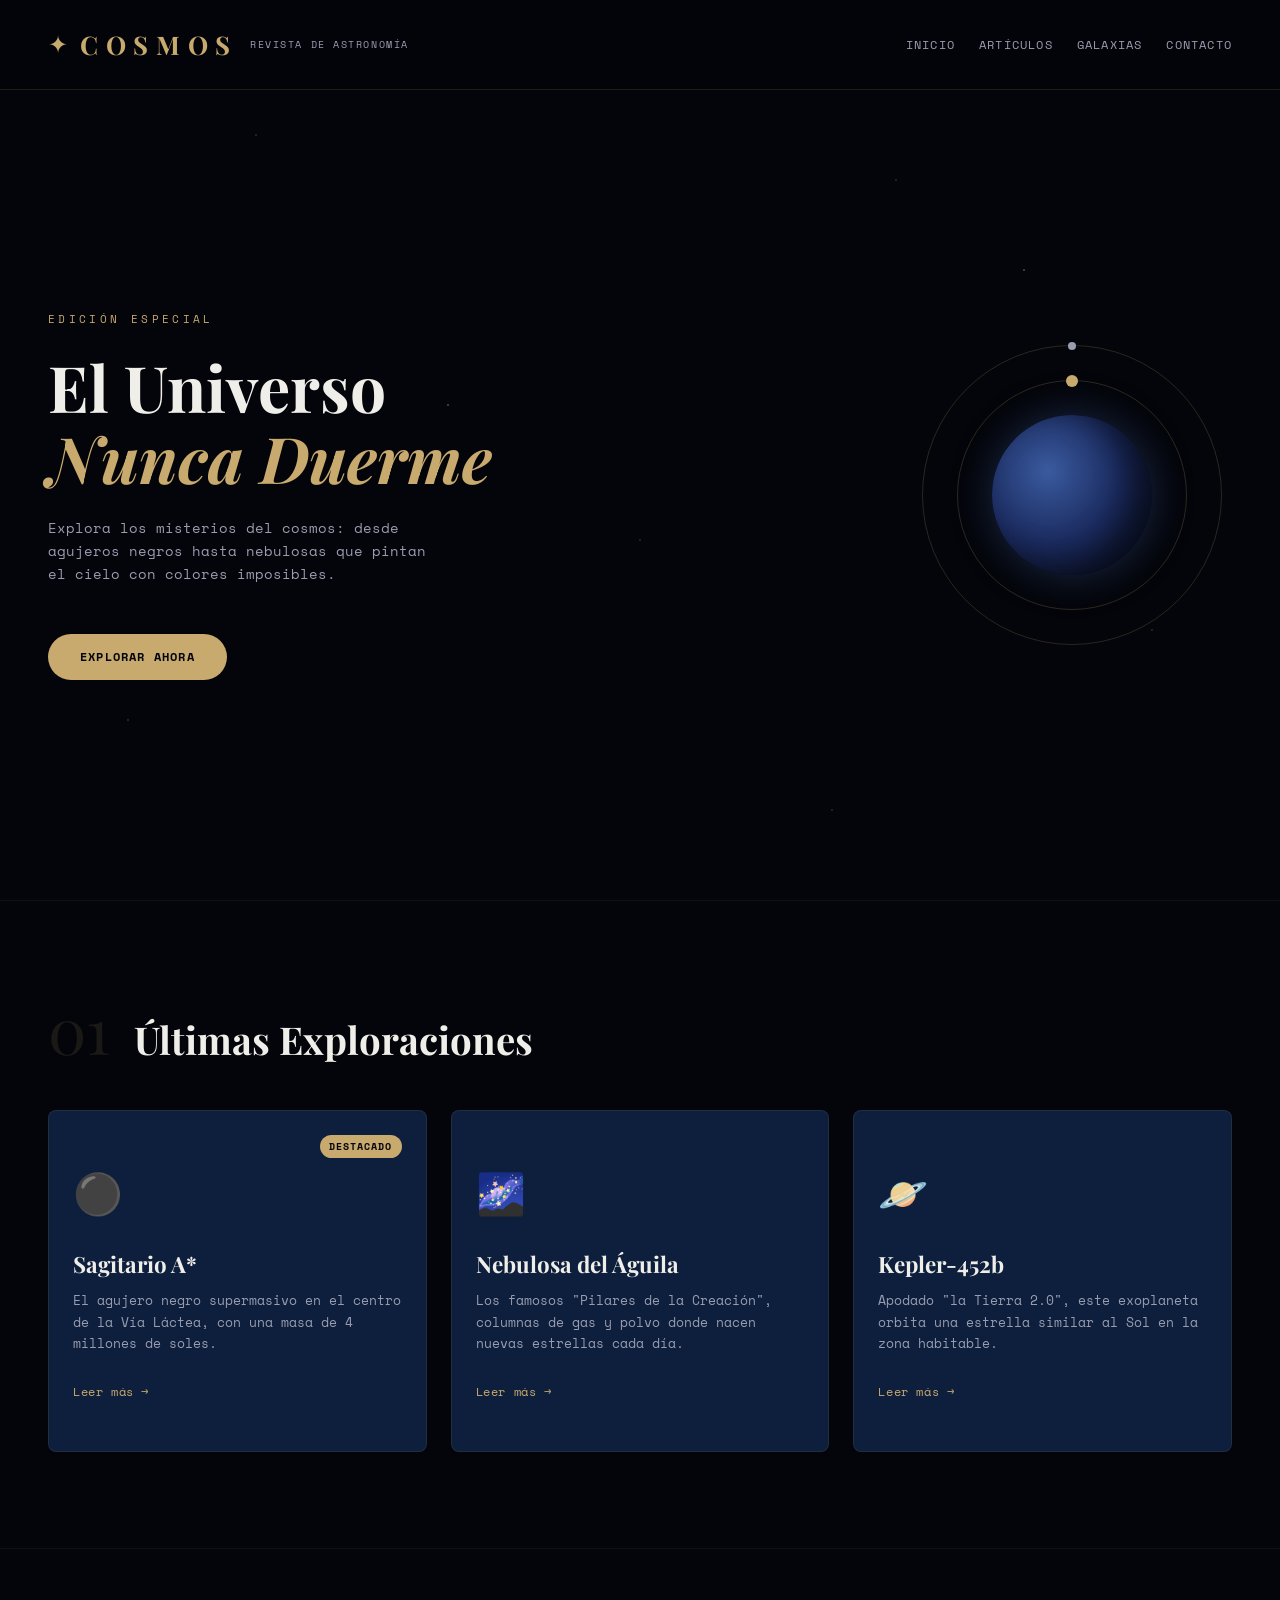
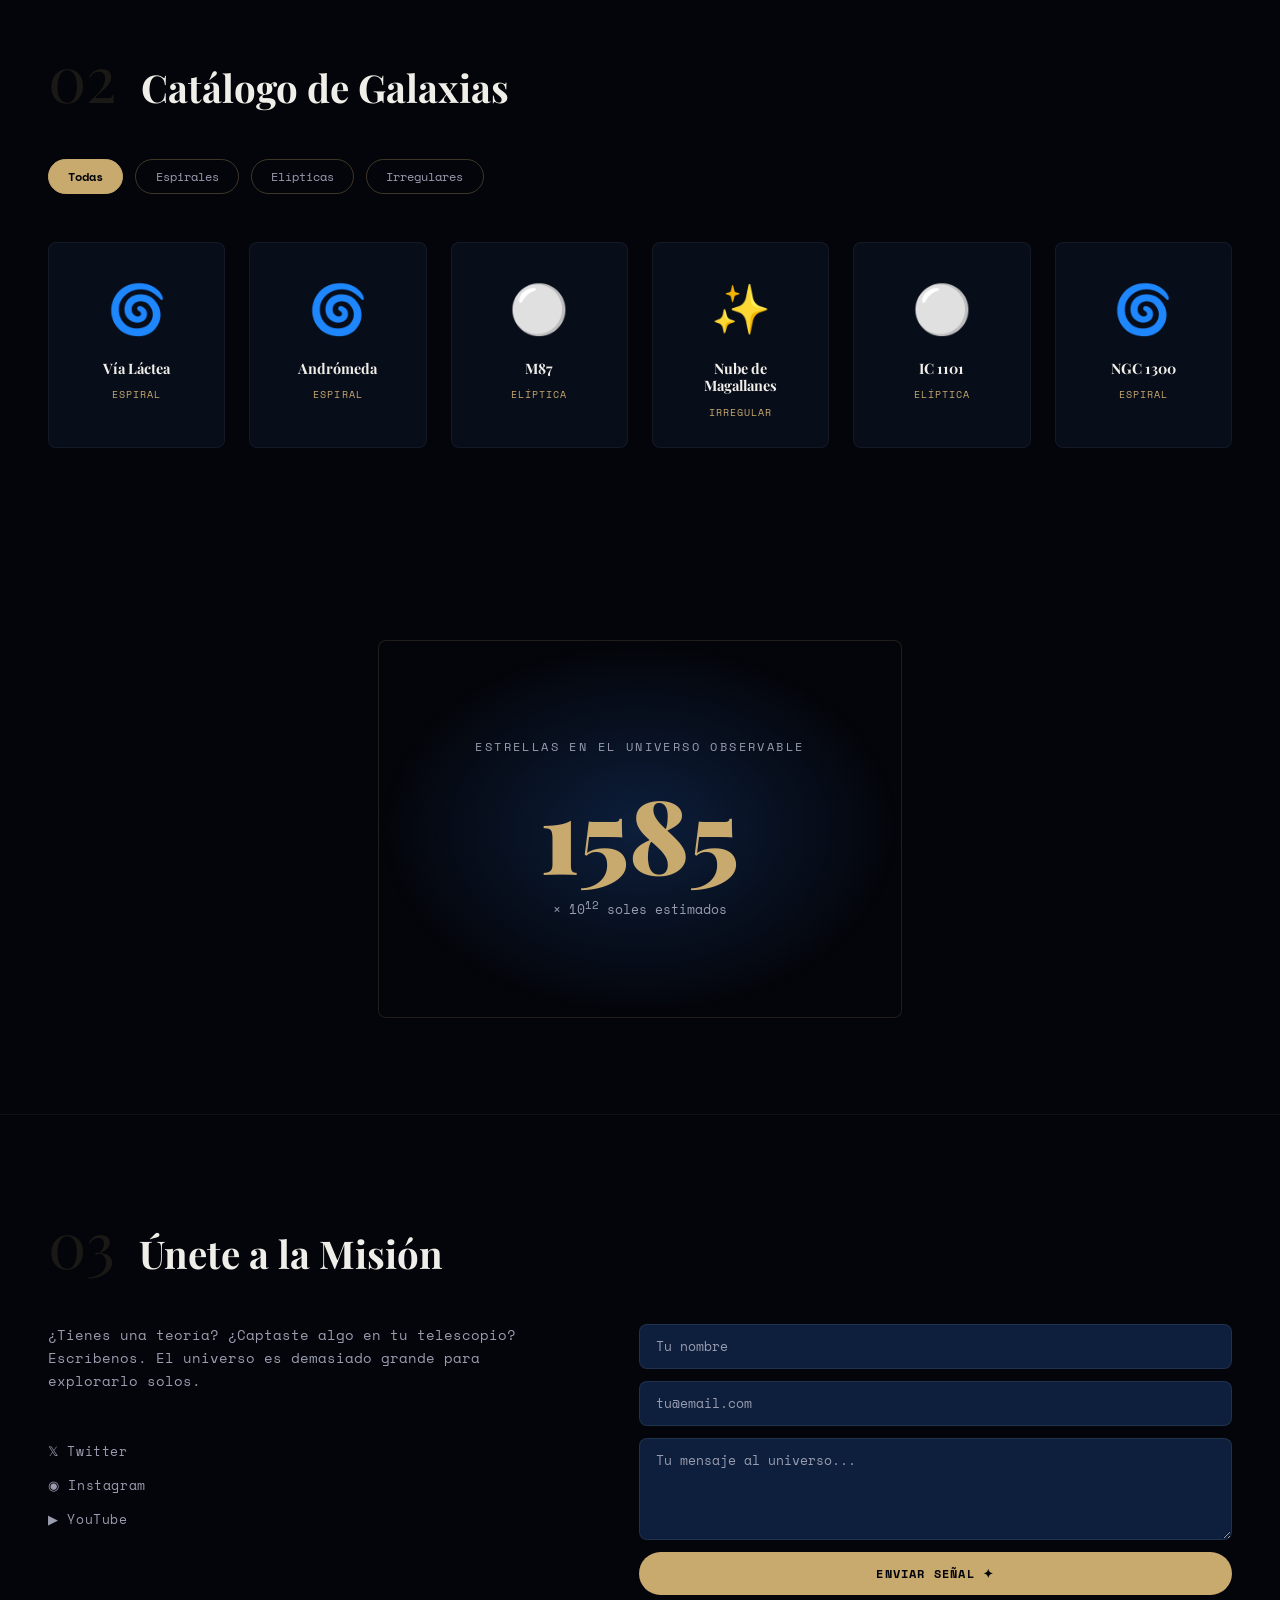
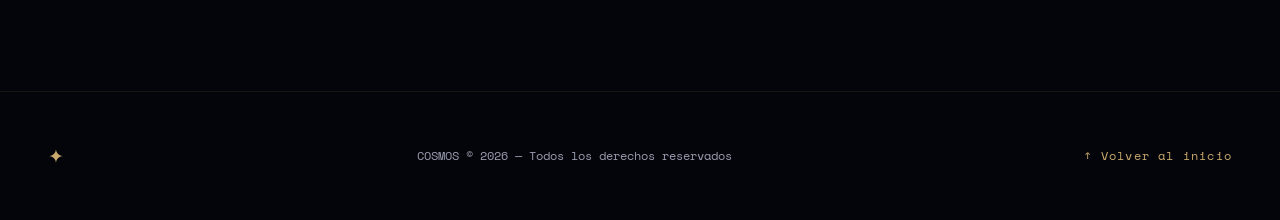
<file: COSMOS/index.html>
<!DOCTYPE html>
<html lang="es">

<head>
  <!-- ==========================================
       HEAD: Todo aquí es para el NAVEGADOR
       El usuario NO ve este contenido directamente
  ========================================== -->
  <meta charset="UTF-8" />
  <meta name="viewport" content="width=device-width, initial-scale=1.0" />
  <title>COSMOS — Revista de Astronomía</title>

  <!-- Vínculo EXTERNO: conectamos un archivo CSS propio -->
  <link rel="stylesheet" href="style.css" />

  <!-- Vínculo EXTERNO: fuente de Google Fonts (recurso externo) -->
  <link
    href="https://fonts.googleapis.com/css2?family=Playfair+Display:wght@400;700;900&family=Space+Mono:wght@400;700&display=swap"
    rel="stylesheet"
  />
</head>

<body>

  <!-- ==========================================
       HEADER: Encabezado principal de la página
       Contiene logo + navegación
  ========================================== -->
  <header id="inicio">

    <div class="logo">
      <span class="logo-symbol">✦</span>
      <h1>COSMOS</h1>
      <p class="tagline">Revista de Astronomía</p>
    </div>

    <!-- NAV: Menú de navegación -->
    <!-- Los href="#id" son vínculos INTERNOS — navegan dentro de la misma página -->
    <nav>
      <ul>
        <li><a href="#inicio">Inicio</a></li>
        <li><a href="#articulos">Artículos</a></li>
        <li><a href="#galaxias">Galaxias</a></li>
        <li><a href="#contacto">Contacto</a></li>
      </ul>
    </nav>

  </header>

  <!-- ==========================================
       MAIN: Contenido principal
       Solo debe haber UN <main> por página
  ========================================== -->
  <main>

    <!-- SECCIÓN HERO: Portada / presentación -->
    <section class="hero">
      <div class="hero-content">
        <p class="hero-label">Edición Especial</p>
        <h2>El Universo<br /><em>Nunca Duerme</em></h2>
        <p class="hero-desc">
          Explora los misterios del cosmos: desde agujeros negros hasta
          nebulosas que pintan el cielo con colores imposibles.
        </p>
        <!-- Vínculo INTERNO: lleva al usuario a la sección #articulos -->
        <a href="#articulos" class="btn-primary">Explorar Ahora</a>
      </div>
      <div class="hero-visual">
        <div class="planet"></div>
        <div class="orbit orbit-1"><span class="moon"></span></div>
        <div class="orbit orbit-2"><span class="moon moon-2"></span></div>
      </div>
    </section>

    <!-- SECCIÓN ARTÍCULOS: Tarjetas de contenido -->
    <!-- El id="articulos" es el destino del vínculo interno del nav -->
    <section id="articulos" class="seccion-articulos">

      <div class="seccion-header">
        <span class="seccion-num">01</span>
        <h2>Últimas Exploraciones</h2>
      </div>

      <div class="grid-articulos">

        <!-- ARTICLE: Unidad de contenido independiente -->
        <article class="card" data-tema="agujeros-negros">
          <div class="card-badge">Destacado</div>
          <div class="card-icon">⚫</div>
          <h3>Sagitario A*</h3>
          <p>El agujero negro supermasivo en el centro de la Vía Láctea,
             con una masa de 4 millones de soles.</p>
          <!-- Vínculo EXTERNO: abre recurso fuera de nuestro sitio -->
          <!-- target="_blank" abre en nueva pestaña -->
          <!-- rel="noopener" es buena práctica de seguridad -->
          <a href="https://es.wikipedia.org/wiki/Sagitario_A*"
             target="_blank"
             rel="noopener"
             class="card-link">Leer más →</a>
        </article>

        <article class="card" data-tema="nebulosas">
          <div class="card-icon">🌌</div>
          <h3>Nebulosa del Águila</h3>
          <p>Los famosos "Pilares de la Creación", columnas de gas y polvo
             donde nacen nuevas estrellas cada día.</p>
          <a href="https://es.wikipedia.org/wiki/Nebulosa_del_%C3%81guila"
             target="_blank"
             rel="noopener"
             class="card-link">Leer más →</a>
        </article>

        <article class="card" data-tema="exoplanetas">
          <div class="card-icon">🪐</div>
          <h3>Kepler-452b</h3>
          <p>Apodado "la Tierra 2.0", este exoplaneta orbita una estrella
             similar al Sol en la zona habitable.</p>
          <a href="https://es.wikipedia.org/wiki/Kepler-452b"
             target="_blank"
             rel="noopener"
             class="card-link">Leer más →</a>
        </article>

      </div>
    </section>

    <!-- SECCIÓN GALAXIAS: Con filtros interactivos (JS) -->
    <section id="galaxias" class="seccion-galaxias">

      <div class="seccion-header">
        <span class="seccion-num">02</span>
        <h2>Catálogo de Galaxias</h2>
      </div>

      <!-- Botones de filtro — controlados por JavaScript -->
      <div class="filtros" id="filtros">
        <button class="filtro-btn activo" data-filtro="todas">Todas</button>
        <button class="filtro-btn" data-filtro="espiral">Espirales</button>
        <button class="filtro-btn" data-filtro="eliptica">Elípticas</button>
        <button class="filtro-btn" data-filtro="irregular">Irregulares</button>
      </div>

      <div class="grid-galaxias" id="grid-galaxias">

        <div class="galaxia-item" data-tipo="espiral">
          <div class="galaxia-img espiral-img">🌀</div>
          <h4>Vía Láctea</h4>
          <span class="tipo-badge">Espiral</span>
        </div>

        <div class="galaxia-item" data-tipo="espiral">
          <div class="galaxia-img espiral-img">🌀</div>
          <h4>Andrómeda</h4>
          <span class="tipo-badge">Espiral</span>
        </div>

        <div class="galaxia-item" data-tipo="eliptica">
          <div class="galaxia-img eliptica-img">⚪</div>
          <h4>M87</h4>
          <span class="tipo-badge">Elíptica</span>
        </div>

        <div class="galaxia-item" data-tipo="irregular">
          <div class="galaxia-img irregular-img">✨</div>
          <h4>Nube de Magallanes</h4>
          <span class="tipo-badge">Irregular</span>
        </div>

        <div class="galaxia-item" data-tipo="eliptica">
          <div class="galaxia-img eliptica-img">⚪</div>
          <h4>IC 1101</h4>
          <span class="tipo-badge">Elíptica</span>
        </div>

        <div class="galaxia-item" data-tipo="espiral">
          <div class="galaxia-img espiral-img">🌀</div>
          <h4>NGC 1300</h4>
          <span class="tipo-badge">Espiral</span>
        </div>

      </div>
    </section>

    <!-- SECCIÓN DATO DEL DÍA: Contador animado -->
    <section class="seccion-datos">
      <div class="dato-card">
        <p class="dato-label">Estrellas en el universo observable</p>
        <div class="contador" id="contador" data-objetivo="200000000000">0</div>
        <p class="dato-unidad">× 10<sup>12</sup> soles estimados</p>
      </div>
    </section>

    <!-- SECCIÓN CONTACTO -->
    <section id="contacto" class="seccion-contacto">

      <div class="seccion-header">
        <span class="seccion-num">03</span>
        <h2>Únete a la Misión</h2>
      </div>

      <div class="contacto-grid">

        <div class="contacto-info">
          <p>¿Tienes una teoría? ¿Captaste algo en tu telescopio?
             Escríbenos. El universo es demasiado grande para explorarlo solos.</p>

          <!-- Vínculos EXTERNOS de redes sociales -->
          <div class="redes">
            <a href="https://x.com" target="_blank" rel="noopener" class="red-link">𝕏 Twitter</a>
            <a href="https://instagram.com" target="_blank" rel="noopener" class="red-link">◉ Instagram</a>
            <a href="https://youtube.com" target="_blank" rel="noopener" class="red-link">▶ YouTube</a>
          </div>
        </div>

        <!-- Formulario de contacto — manejado por JS -->
        <form id="form-contacto" class="form-contacto">
          <input
            type="text"
            id="nombre"
            placeholder="Tu nombre"
            required
          />
          <input
            type="email"
            id="email"
            placeholder="tu@email.com"
            required
          />
          <textarea
            id="mensaje"
            placeholder="Tu mensaje al universo..."
            rows="4"
          ></textarea>
          <button type="submit" class="btn-primary">Enviar Señal ✦</button>
        </form>

      </div>

      <!-- Mensaje de confirmación (oculto por defecto, JS lo muestra) -->
      <div id="confirmacion" class="confirmacion oculto">
        ✦ ¡Señal recibida! Nos contactaremos pronto.
      </div>

    </section>

  </main>

  <!-- ==========================================
       FOOTER: Pie de página
       Cierre del sitio + vínculo de regreso al inicio
  ========================================== -->
  <footer>
    <div class="footer-content">
      <span class="logo-symbol">✦</span>
      <p>COSMOS © 2026 — Todos los derechos reservados</p>
      <!-- Vínculo INTERNO: regresa al inicio -->
      <a href="#inicio" class="footer-link">↑ Volver al inicio</a>
    </div>
  </footer>

  <!-- ==========================================
       SCRIPT: el JS va AL FINAL del body
       Razón: el HTML debe cargarse ANTES que el JS
       para que el JS pueda encontrar los elementos
  ========================================== -->
  <script src="script.js"></script>

</body>
</html>
</file>
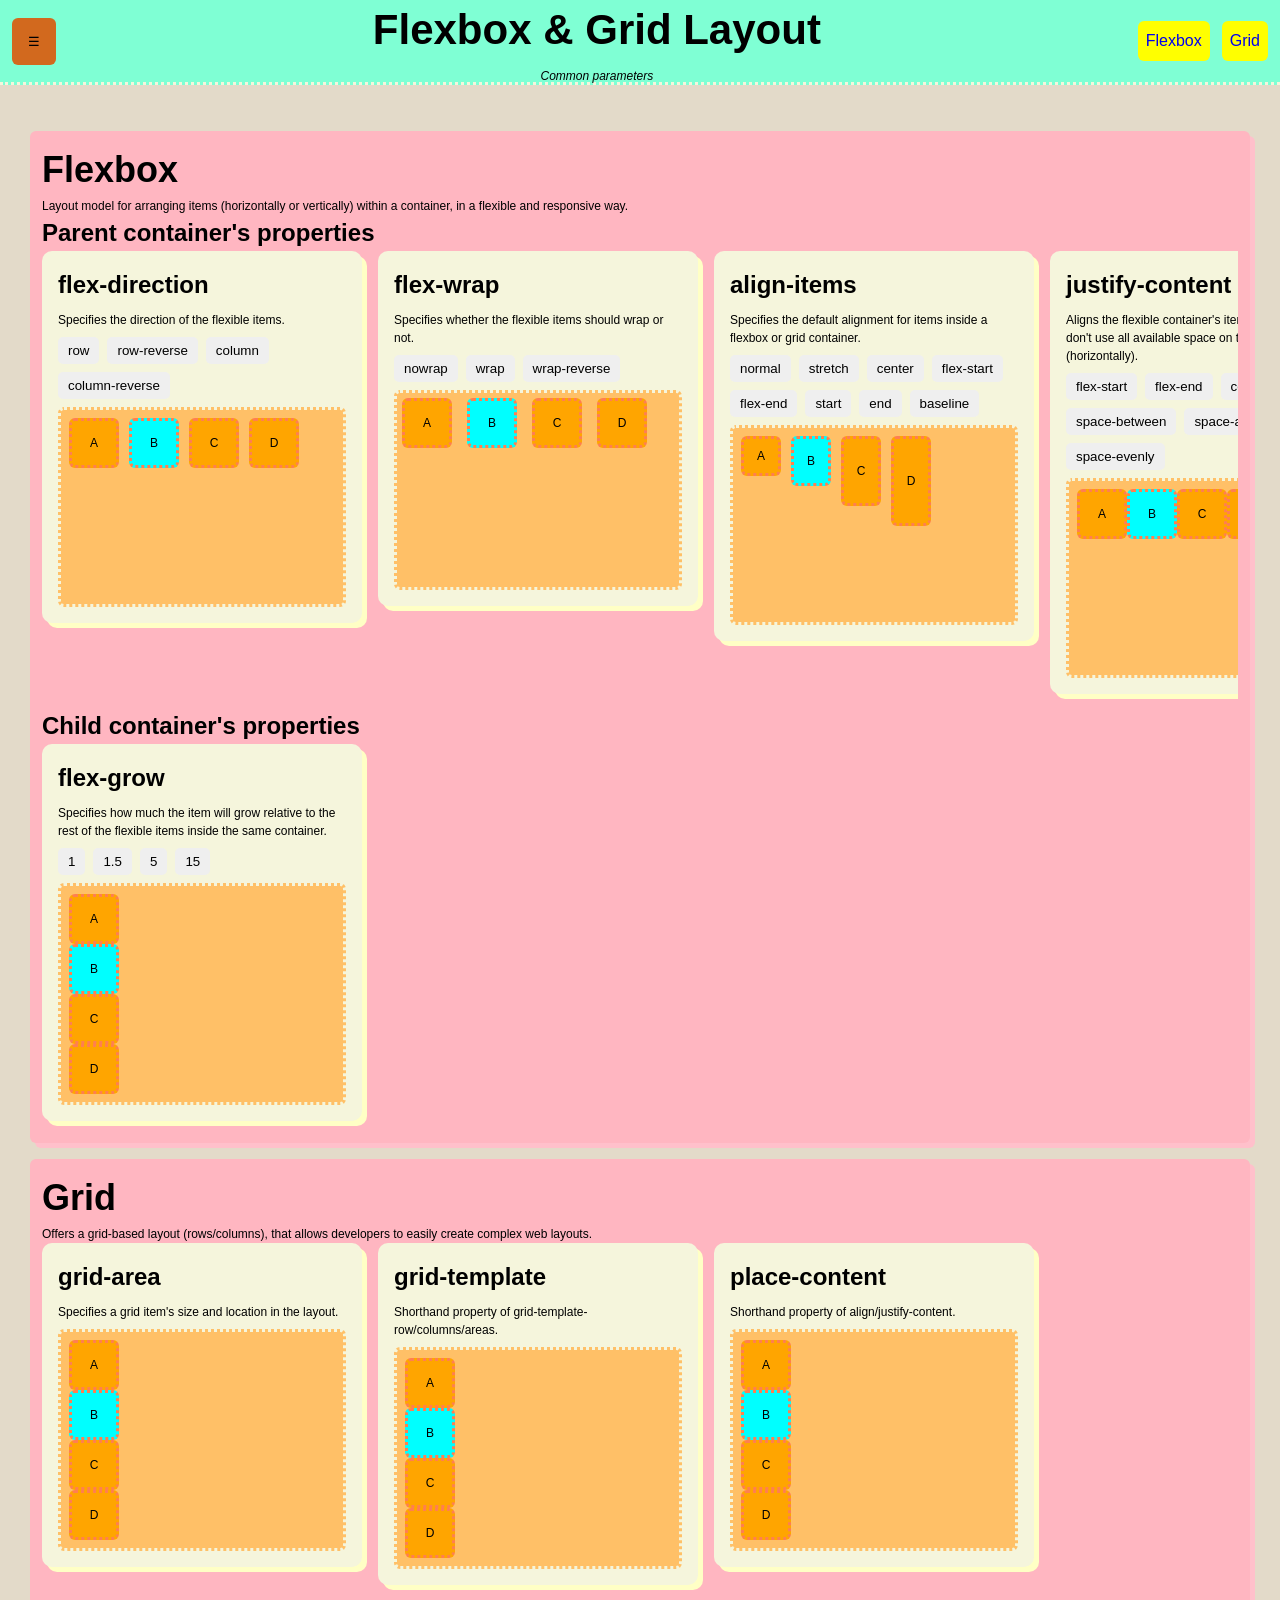
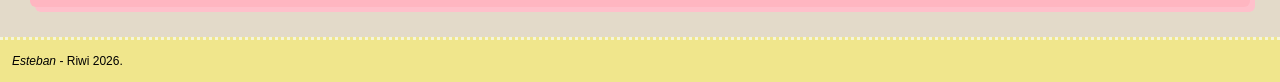
<file: FlexGrid/index.html>
<!DOCTYPE html>
<html lang="en">
<head>
    <meta charset="UTF-8">
    <meta name="viewport" content="width=device-width, initial-scale=1.0">
    <title>CSS Layout</title>
    <link rel="stylesheet" href="styles.css">
</head>
<body>
    <header id="mainHead">
        <button id="sideMenuAccess"> ☰ </button>
        <div class="branding">
            <h1>Flexbox & Grid Layout</h1>
            <p class="subtitle"><em>Common parameters</em></p>
        </div>
        <nav id="navBar">
            <a href="#flexbox">Flexbox</a>
            <a href="#grid">Grid</a>
        </nav>
    </header>
    <div class="layout">
        <aside id="sideMenu">
            <h3>Flexbox</h3>
            <ul>
                <li><a href="#flex-direction">flex-direction</a></li>
                <li><a href="#align-items">align-items</a></li>
                <li><a href="#justify-content">justify-content</a></li>
            </ul>
            <h3>Grid</h3>
            <ul>
                <li><a href="#grid-area">grid-area</a></li>
                <li><a href="#grid-template">grid-template</a></li>
                <li><a href="#place-content">place-content</a></li>
            </ul>
        </aside>
        <div id="overlay"></div>
        <main>
            <section id="flexbox">
                <h2>Flexbox</h2>
                <p>Layout model for arranging items (horizontally or vertically) within a container, in a flexible and responsive way.</p>
                <h3 id="parentContainer">Parent container's properties</h3>
                <!-- Contenedor de los ejemplos-->
                <div class="objectBox"> 
                    <!-- Ejemplo -->
                    <!-- data-property guarda valores para JS-->
                    <article class="itemExample" data-property="flexDirection"> <!-- Utilizar article para crear una unidad de contenido independiente.-->
                        <h3 id="flex-direction">flex-direction</h3>
                        <p>Specifies the direction of the flexible items.</p>
                        <div class="controls">
                            <button>row</button>
                            <button>row-reverse</button>
                            <button>column</button>
                            <button>column-reverse</button>
                        </div>
                        <div class="demoBox demoFlexDirection">
                            <div class="item">A</div>
                            <div class="item">B</div>
                            <div class="item">C</div>
                            <div class="item">D</div>
                        </div>
                    </article>
                    <article class="itemExample" data-property="flexWrap">
                        <h3 id="flex-wrap">flex-wrap</h3>
                        <p>Specifies whether the flexible items should wrap or not.</p>
                        <div class="controls">
                            <button>nowrap</button>
                            <button>wrap</button>
                            <button>wrap-reverse</button>
                        </div>
                        <div class="demoBox demoFlexWrap">
                            <div class="item">A</div>
                            <div class="item">B</div>
                            <div class="item">C</div>
                            <div class="item">D</div>
                        </div>
                    </article>
                    <article class="itemExample" data-property="alignItems">
                        <h3 id="align-items">align-items</h3>
                        <p>Specifies the default alignment for items inside a flexbox or grid container.</p>
                        <div class="controls">
                            <button>normal</button>
                            <button>stretch</button>
                            <button>center</button>
                            <button>flex-start</button>
                            <button>flex-end</button>
                            <button>start</button>
                            <button>end</button>
                            <button>baseline</button>
                        </div>
                        <div class="demoBox demoAlignItems">
                            <div class="item">A</div>
                            <div class="item">B</div>
                            <div class="item">C</div>
                            <div class="item">D</div>
                        </div>
                    </article>
                    <article class="itemExample" data-property="justifyContent">
                        <h3 id="justify-content">justify-content</h3>
                        <p>Aligns the flexible container's items when the items don't use all available space on the X-axis (horizontally).</p>
                        <div class="controls">
                            <button>flex-start</button>
                            <button>flex-end</button>
                            <button>center</button>
                            <button>space-between</button>
                            <button>space-around</button>
                            <button>space-evenly</button>
                        </div>
                        <div class="demoBox demoJustifyContent">
                            <div class="item">A</div>
                            <div class="item">B</div>
                            <div class="item">C</div>
                            <div class="item">D</div>
                        </div>
                    </article>
                    <article class="itemExample" data-property="alignContent">
                        <h3 id="align-content">align-content</h3>
                        <p>Specifies how flex lines are distributed along the cross axis in a flexbox container.</p>
                        <div class="controls">
                            <button>stretch</button>
                            <button>center</button>
                            <button>flex-start</button>
                            <button>flex-end</button>
                            <button>space-between</button>
                            <button>space-around</button>
                            <button>space-evenly</button>
                        </div>
                        <div class="demoBox demoAlignContent">
                            <div class="item">A</div>
                            <div class="item">B</div>
                            <div class="item">C</div>
                            <div class="item">D</div>
                        </div>
                    </article>
                </div>
                <h3 id="childContainer">Child container's properties</h3>
                <div class="objectBox">
                    <article class="itemExample" data-property="flexGrow">
                        <h3 id="flex-grow">flex-grow</h3>
                        <p>Specifies how much the item will grow relative to the rest of the flexible items inside the same container.</p>
                        <div class="controls">
                            <button>1</button>
                            <button>1.5</button>
                            <button>5</button>
                            <button>15</button>
                        </div>
                        <div class="demoBox demoFlexGrow">
                            <div class="item">A</div>
                            <div class="item">B</div>
                            <div class="item">C</div>
                            <div class="item">D</div>
                        </div>
                    </article>
                </div>
            </section>
            <section id="grid">
                <h2>Grid</h2>
                <p>Offers a grid-based layout (rows/columns), that allows developers to easily create complex web layouts.</p>
                <div class="objectBox">
                    <article class="itemExample">
                        <h3 id="grid-area">grid-area</h3>
                        <p>Specifies a grid item's size and location in the layout.</p>
                        <div class="demoBox demoGridArea">
                            <div class="item">A</div>
                            <div class="item">B</div>
                            <div class="item">C</div>
                            <div class="item">D</div>
                        </div>
                    </article>
                    <article class="itemExample">
                        <h3 id="grid-template">grid-template</h3>
                        <p>Shorthand property of grid-template-row/columns/areas.</p>
                        <div class="demoBox demoGridArea">
                            <div class="item">A</div>
                            <div class="item">B</div>
                            <div class="item">C</div>
                            <div class="item">D</div>
                        </div>
                    </article>
                    <article class="itemExample">
                        <h3 id="place-content">place-content</h3>
                        <p>Shorthand property of align/justify-content.</p>
                        <div class="demoBox demoGridArea">
                            <div class="item">A</div>
                            <div class="item">B</div>
                            <div class="item">C</div>
                            <div class="item">D</div>
                        </div>
                    </article>
                </div>
            </section>
        </main>
    </div>
    <footer>
        <p><em>Esteban</em> - Riwi 2026.</p>
    </footer>
    <script src="script.js"></script>
</body>
</html>
</file>
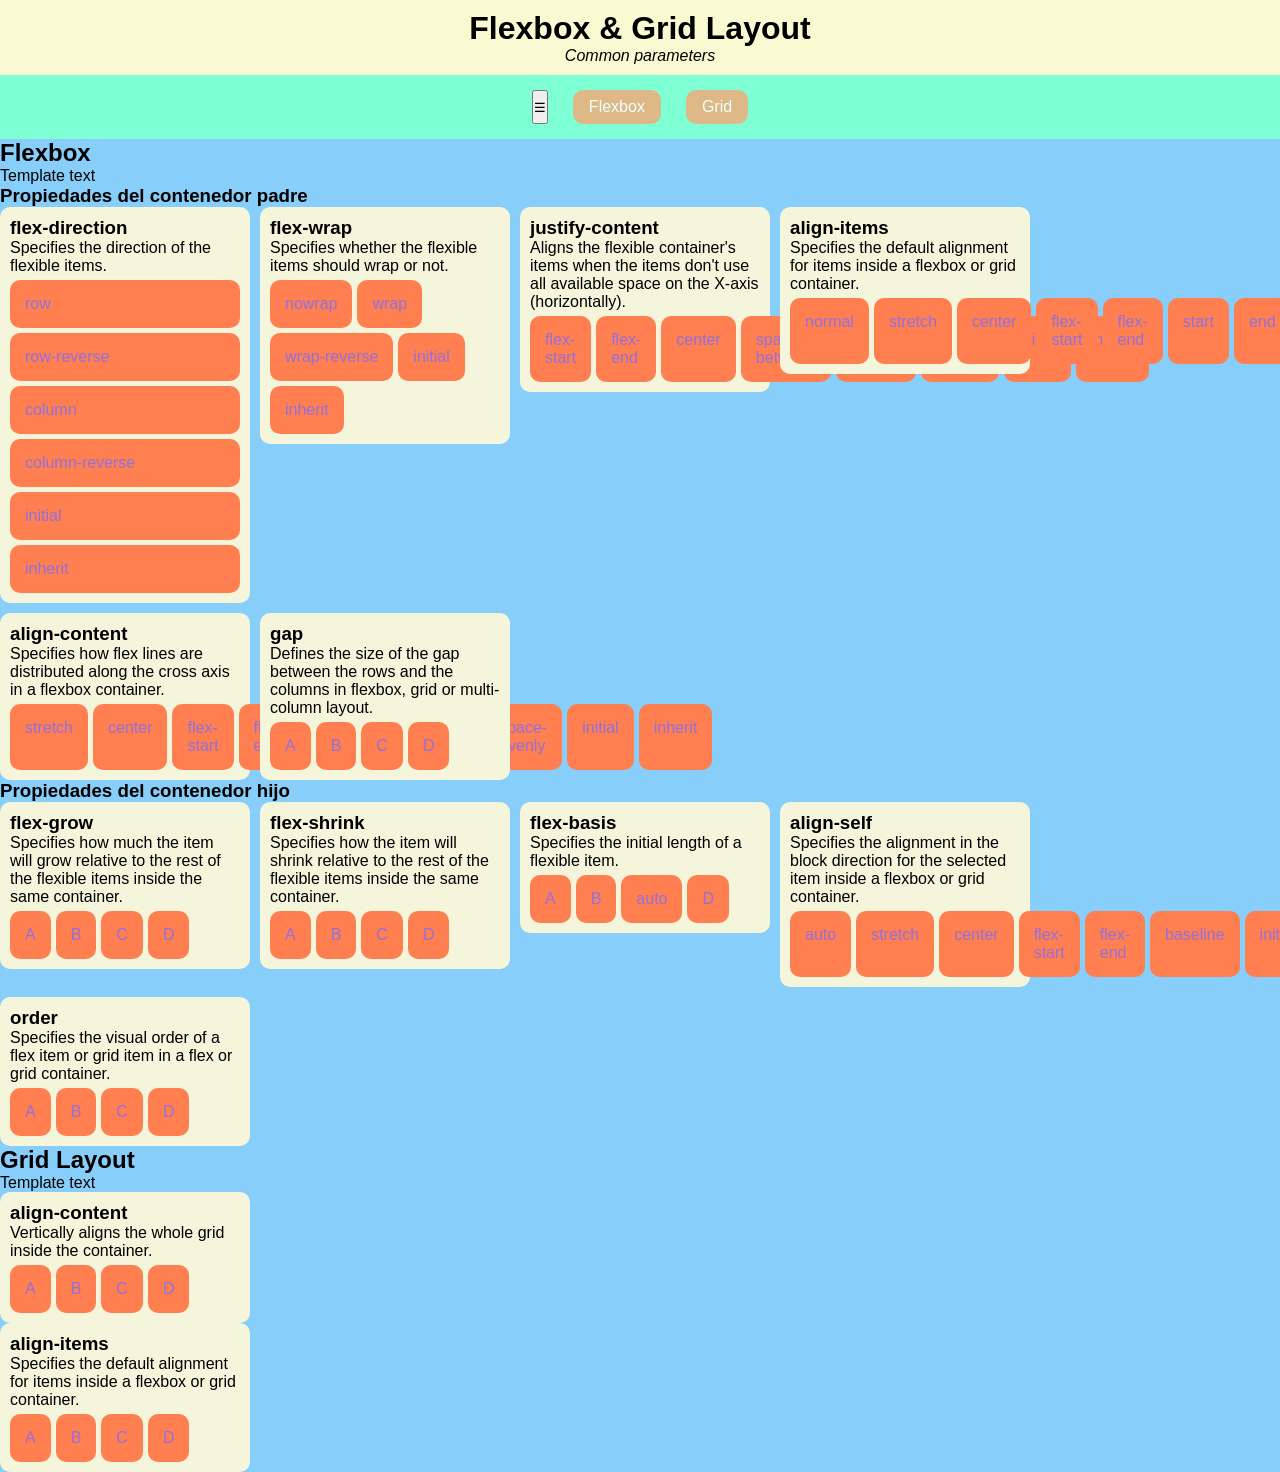
<file: flexbox/flexBoxExcercise.html>
<!DOCTYPE html>
<html lang="en">
<head>
    <meta charset="UTF-8">
    <meta name="viewport" content="width=device-width, initial-scale=1.0">
    <title>Flexbox & Grid Layout</title>
    <link rel="stylesheet" href="flexBoxExcercise.css">
</head>
<body>
    <header id="mainHead">
        <h1>Flexbox & Grid Layout</h1>
        <p><em>Common parameters</em></p>
    </header>
    <nav id="navBar">
        <button id="sideMenuAccess"> ☰ </button>
        <a href="#flexbox">Flexbox</a>
        <a href="#grid">Grid</a>
    </nav>
    <aside id="sideMenu">
        <ul>
            <li>
                <button class="sideOption">Flexbox</button>
                <ul class="content">
                    <li><a href="#contenedorPadre">Contenedor Padre</a></li>
                    <li><a href="#contenedorHijo">Contenedor Hijo</a></li>
                </ul>
            </li>
            <li>
                <button class="sideOption">Grid</button>
                <ul class="content">
                    <li><a href="#gridAlignContent">align-content</a></li>
                    <li><a href="#gridAlignItems">align-items</a></li>
                </ul>
            </li>
        </ul>
    </aside>
    <div id="overlay"></div>
    <main>
        <section id="flexbox">
            <h2>Flexbox</h2>
            <p>Template text</p>
            <h3 id="contenedorPadre">Propiedades del contenedor padre</h3>
            <!-- Contenedor de los ejemplos-->
            <div class="objectBox"> 
                <!-- Ejemplo -->
                <div class="itemExample">
                    <h3>flex-direction</h3>
                    <p>Specifies the direction of the flexible items.</p>
                    <div class="demoBox" id="demoFlexDirection">
                        <div class="item">row</div>
                        <div class="item">row-reverse</div>
                        <div class="item">column</div>
                        <div class="item">column-reverse</div>
                        <div class="item">initial</div>
                        <div class="item">inherit</div>
                    </div>
                </div>
                <div class="itemExample">
                    <h3>flex-wrap</h3>
                    <p>Specifies whether the flexible items should wrap or not.</p>
                    <div class="demoBox" id="demoFlexWrap">
                        <div class="item">nowrap</div>
                        <div class="item">wrap</div>
                        <div class="item">wrap-reverse</div>
                        <div class="item">initial</div>
                        <div class="item">inherit</div>
                    </div>
                </div>
                <div class="itemExample">
                    <h3>justify-content</h3>
                    <p>Aligns the flexible container's items when the items don't use all available space on the X-axis (horizontally).</p>
                    <div class="demoBox" id="demoJustifyContent">
                        <div class="item">flex-start</div>
                        <div class="item">flex-end</div>
                        <div class="item">center</div>
                        <div class="item">space-between</div>
                        <div class="item">space-around</div>
                        <div class="item">space-evenly</div>
                        <div class="item">initial</div>
                        <div class="item">inherit</div>
                    </div>
                </div>
                <div class="itemExample">
                    <h3>align-items</h3>
                    <p>Specifies the default alignment for items inside a flexbox or grid container.</p>
                    <div class="demoBox" id="demoAlignItems">
                        <div class="item">normal</div>
                        <div class="item">stretch</div>
                        <div class="item">center</div>
                        <div class="item">flex-start</div>
                        <div class="item">flex-end</div>
                        <div class="item">start</div>
                        <div class="item">end</div>
                        <div class="item">baseline</div>
                        <div class="item">initial</div>
                        <div class="item">inherit</div>
                    </div>
                </div>
                <div class="itemExample">
                    <h3>align-content</h3>
                    <p>Specifies how flex lines are distributed along the cross axis in a flexbox container.</p>
                    <div class="demoBox" id="demoAlignContent">
                        <div class="item">stretch</div>
                        <div class="item">center</div>
                        <div class="item">flex-start</div>
                        <div class="item">flex-end</div>
                        <div class="item">space-between</div>
                        <div class="item">space-around</div>
                        <div class="item">space-evenly</div>
                        <div class="item">initial</div>
                        <div class="item">inherit</div>
                    </div>
                </div>
                <div class="itemExample">
                    <h3>gap</h3>
                    <p>Defines the size of the gap between the rows and the columns in flexbox, grid or multi-column layout.</p>
                    <div class="demoBox" id="demoGap">
                        <div class="item">A</div>
                        <div class="item">B</div>
                        <div class="item">C</div>
                        <div class="item">D</div>
                    </div>
                </div>
            </div>
            <h3 id="contenedorHijo">Propiedades del contenedor hijo</h3>
            <div class="objectBox">
                <div class="itemExample">
                    <h3>flex-grow</h3>
                    <p>Specifies how much the item will grow relative to the rest of the flexible items inside the same container.</p>
                    <div class="demoBox" id="demoFlexGrow">
                        <div class="item">A</div>
                        <div class="item">B</div>
                        <div class="item">C</div>
                        <div class="item">D</div>
                    </div>
                </div>
                <div class="itemExample">
                    <h3>flex-shrink</h3>
                    <p>Specifies how the item will shrink relative to the rest of the flexible items inside the same container.</p>
                    <div class="demoBox" id="demoFlexShrink">
                        <div class="item">A</div>
                        <div class="item">B</div>
                        <div class="item">C</div>
                        <div class="item">D</div>
                    </div>
                </div>
                <div class="itemExample">
                    <h3>flex-basis</h3>
                    <p>Specifies the initial length of a flexible item.</p>
                    <div class="demoBox" id="demoFlexBasis">
                        <div class="item">A</div>
                        <div class="item">B</div>
                        <div class="item">auto</div>
                        <div class="item">D</div>
                    </div>
                </div>
                <div class="itemExample">
                    <h3>align-self</h3>
                    <p>Specifies the alignment in the block direction for the selected item inside a flexbox or grid container.</p>
                    <div class="demoBox" id="demoAlignSelf">
                        <div class="item">auto</div>
                        <div class="item">stretch</div>
                        <div class="item">center</div>
                        <div class="item">flex-start</div>
                        <div class="item">flex-end</div>
                        <div class="item">baseline</div>
                        <div class="item">initial</div>
                        <div class="item">inherit</div>
                    </div>
                </div>
                <div class="itemExample">
                    <h3>order</h3>
                    <p>Specifies the visual order of a flex item or grid item in a flex or grid container.</p>
                    <div class="demoBox" id="demoOrder">
                        <div class="item">A</div>
                        <div class="item">B</div>
                        <div class="item">C</div>
                        <div class="item">D</div>
                    </div>
                </div>
            </div>
        </section>
        <section id="grid">
            <h2>Grid Layout</h2>
            <p>Template text</p>
            <div class="itemExample">
                    <h3 id="gridAlignContent">align-content</h3>
                    <p>Vertically aligns the whole grid inside the container.</p>
                    <div class="demoBox" id="demoOrder">
                        <div class="item">A</div>
                        <div class="item">B</div>
                        <div class="item">C</div>
                        <div class="item">D</div>
                    </div>
                </div>
            <div class="itemExample">
                    <h3 id="gridAlignItems">align-items</h3>
                    <p>Specifies the default alignment for items inside a flexbox or grid container.</p>
                    <div class="demoBox" id="demoOrder">
                        <div class="item">A</div>
                        <div class="item">B</div>
                        <div class="item">C</div>
                        <div class="item">D</div>
                    </div>
                </div>
        </section>
    </main>
    <script src="flexBoxExcercise.js"></script>
</body>
</html>
</file>
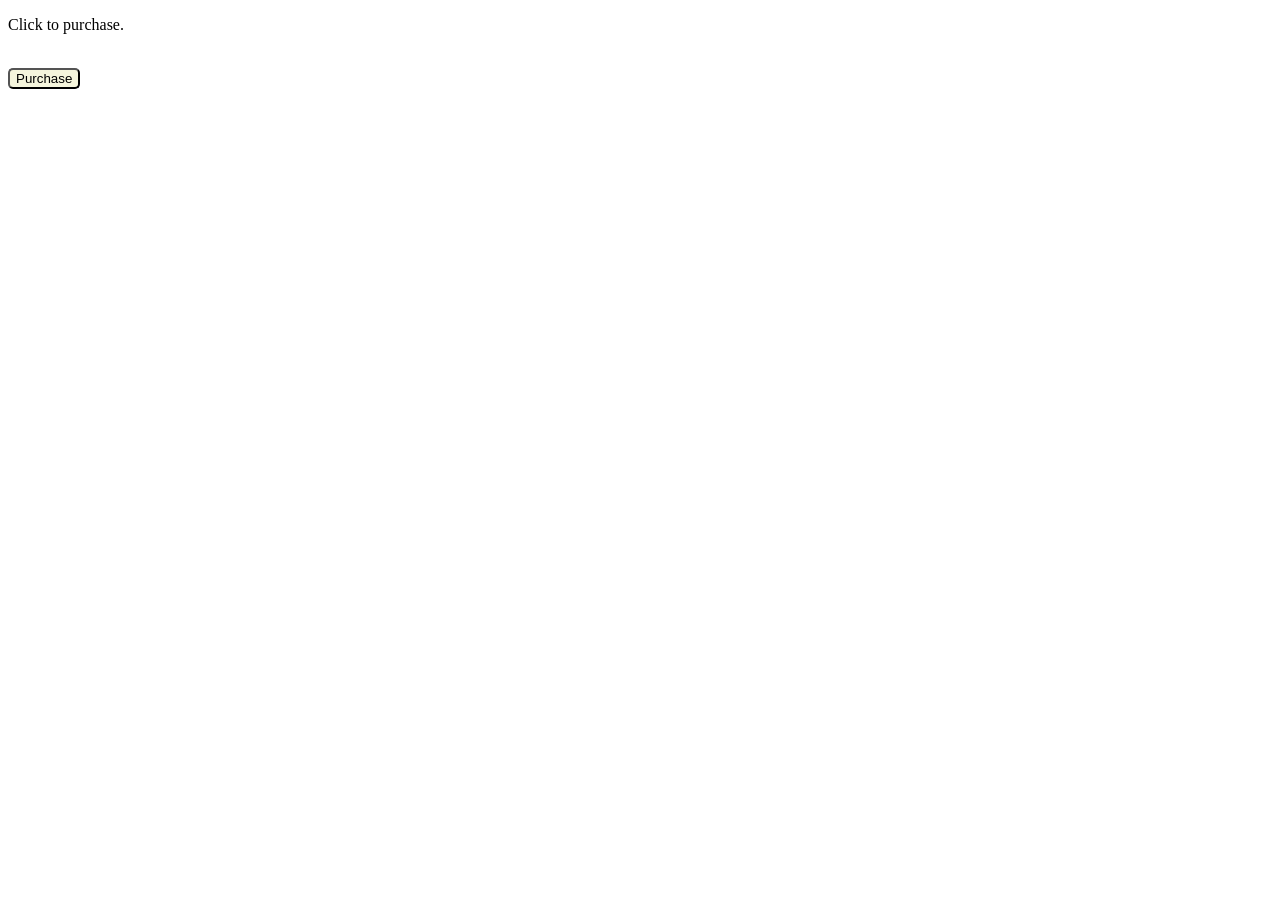
<file: Practice/compra.html>
<!DOCTYPE html>
<html lang="en">
<head>
    <meta charset="UTF-8">
    <meta name="viewport" content="width=device-width, initial-scale=1.0">
    <title>Purchase</title>
    <link rel="stylesheet" href="compra.css">
</head>
<body>
    <p id="phrase">Click to purchase.</p><br>
    <button id="purchase">Purchase</button>
    <script src="compra.js"></script>
</body>
</html>
</file>
<file: COSMOS/style.css>
/* ================================================
   COSMOS — Revista de Astronomía | style.css
   
   ESTRUCTURA DEL ARCHIVO:
   1. Variables (tokens de diseño)
   2. Reset y base
   3. Header y navegación
   4. Secciones de contenido
   5. Componentes (cards, botones, badges)
   6. Animaciones
   7. Footer
   ================================================ */


/* ================================================
   1. VARIABLES CSS
   Definidas en :root = disponibles en TODO el archivo
   Se acceden con var(--nombre-variable)
   ================================================ */
:root {
  /* Colores */
  --negro:        #04050a;
  --azul-oscuro:  #080d1a;
  --azul-medio:   #0d1f3c;
  --acento:       #c8a96e;   /* Dorado cósmico */
  --acento-glow:  rgba(200, 169, 110, 0.25);
  --blanco:       #f0eee8;
  --gris-texto:   #9a9db0;

  /* Tipografía */
  --fuente-titulo: 'Playfair Display', serif;
  --fuente-cuerpo: 'Space Mono', monospace;

  /* Espaciado */
  --espacio-s:  0.75rem;   /* ~12px */
  --espacio-m:  1.5rem;    /* ~24px */
  --espacio-l:  3rem;      /* ~48px */
  --espacio-xl: 6rem;      /* ~96px */

  /* Bordes */
  --radio:       8px;
  --radio-pill:  100px;
}


/* ================================================
   2. RESET Y BASE
   Normalizamos comportamientos del navegador
   ================================================ */
*, *::before, *::after {
  box-sizing: border-box;   /* El padding no aumenta el tamaño del elemento */
  margin: 0;
  padding: 0;
}

html {
  scroll-behavior: smooth;  /* Desplazamiento suave en vínculos internos */
}

body {
  background-color: var(--negro);
  color: var(--blanco);
  font-family: var(--fuente-cuerpo);
  font-size: 0.9rem;
  line-height: 1.7;
  overflow-x: hidden;       /* Evita scroll horizontal indeseado */
}

/* Fondo estrellado animado */
body::before {
  content: '';
  position: fixed;          /* Fijo: se queda quieto al hacer scroll */
  inset: 0;                 /* top, right, bottom, left = 0 */
  background-image:
    radial-gradient(1px 1px at 20% 15%, white 0%, transparent 100%),
    radial-gradient(1px 1px at 50% 60%, white 0%, transparent 100%),
    radial-gradient(1.5px 1.5px at 80% 30%, white 0%, transparent 100%),
    radial-gradient(1px 1px at 10% 80%, white 0%, transparent 100%),
    radial-gradient(1px 1px at 65% 90%, white 0%, transparent 100%),
    radial-gradient(1.5px 1.5px at 35% 45%, white 0%, transparent 100%),
    radial-gradient(1px 1px at 90% 70%, white 0%, transparent 100%),
    radial-gradient(1px 1px at 70% 20%, white 0%, transparent 100%);
  opacity: 0.4;
  pointer-events: none;     /* Las estrellas no "bloquean" los clics */
  z-index: 0;
}

/* Todos los contenedores van sobre el fondo */
header {
  position: relative;
  z-index: 2;
}

main, footer {
  position: relative;
  z-index: 1;
}

h1, h2, h3, h4 {
  font-family: var(--fuente-titulo);
  line-height: 1.2;
}

a {
  color: inherit;
  text-decoration: none;
}

ul {
  list-style: none;
}


/* ================================================
   3. HEADER Y NAVEGACIÓN
   position: sticky → se queda visible al hacer scroll
   ================================================ */
header {
  display: flex;              /* Hijos en fila */
  align-items: center;        /* Centra verticalmente */
  justify-content: space-between; /* Logo a la izq, nav a la der */
  padding: var(--espacio-m) var(--espacio-l);
  border-bottom: 1px solid rgba(200, 169, 110, 0.15);
  position: sticky;
  top: 0;
  background-color: rgba(4, 5, 10, 0.85);
  backdrop-filter: blur(12px); /* Efecto cristal */
}

.logo {
  display: flex;
  align-items: center;
  gap: var(--espacio-s);
}

.logo-symbol {
  color: var(--acento);
  font-size: 1.5rem;
  animation: rotar 12s linear infinite;
}

.logo h1 {
  font-size: 1.6rem;
  letter-spacing: 0.3em;
  color: var(--acento);
}

.tagline {
  font-size: 0.65rem;
  color: var(--gris-texto);
  letter-spacing: 0.15em;
  text-transform: uppercase;
}

nav ul {
  display: flex;
  gap: var(--espacio-m);
}

nav a {
  font-size: 0.75rem;
  letter-spacing: 0.1em;
  text-transform: uppercase;
  color: var(--gris-texto);
  padding: 0.4rem 0;
  border-bottom: 1px solid transparent; /* Invisible pero reserva espacio */
  transition: all 0.3s ease;            /* Transición suave en hover */
}

/* Pseudoclase :hover → aplica cuando el cursor está encima */
nav a:hover {
  color: var(--acento);
  border-bottom-color: var(--acento);
}


/* ================================================
   4. SECCIONES DE CONTENIDO
   ================================================ */

/* --- HERO --- */
.hero {
  display: flex;
  align-items: center;
  justify-content: space-between;
  min-height: 90vh;           /* Al menos 90% de la altura de la ventana */
  padding: var(--espacio-xl) var(--espacio-l);
  gap: var(--espacio-l);
}

.hero-content {
  max-width: 540px;
}

.hero-label {
  font-size: 0.7rem;
  letter-spacing: 0.3em;
  text-transform: uppercase;
  color: var(--acento);
  margin-bottom: var(--espacio-m);
}

.hero-content h2 {
  font-size: clamp(2.5rem, 5vw, 4.5rem); /* Tamaño fluido según la pantalla */
  line-height: 1.1;
  margin-bottom: var(--espacio-m);
}

.hero-content em {
  font-style: italic;
  color: var(--acento);
}

.hero-desc {
  color: var(--gris-texto);
  font-size: 0.85rem;
  margin-bottom: var(--espacio-l);
  max-width: 400px;
}

/* Planeta animado en el hero */
.hero-visual {
  position: relative;
  width: 320px;
  height: 320px;
  flex-shrink: 0;
}

.planet {
  width: 160px;
  height: 160px;
  background: radial-gradient(circle at 35% 35%,
    #3a5a9e 0%, #1a2a5e 50%, #080d20 100%);
  border-radius: 50%;
  position: absolute;
  top: 50%;
  left: 50%;
  transform: translate(-50%, -50%);
  box-shadow:
    0 0 40px rgba(58, 90, 158, 0.4),
    inset -20px -10px 30px rgba(0,0,0,0.5);
}

.orbit {
  position: absolute;
  border-radius: 50%;
  border: 1px solid rgba(200, 169, 110, 0.2);
  top: 50%;
  left: 50%;
  transform: translate(-50%, -50%);
  animation: orbitar linear infinite;
}

.orbit-1 {
  width: 230px;
  height: 230px;
  animation-duration: 8s;
}

.orbit-2 {
  width: 300px;
  height: 300px;
  animation-duration: 14s;
  animation-direction: reverse;
}

.moon {
  position: absolute;
  width: 12px;
  height: 12px;
  background: var(--acento);
  border-radius: 50%;
  top: -6px;
  left: 50%;
  transform: translateX(-50%);
}

.moon-2 {
  width: 8px;
  height: 8px;
  background: var(--gris-texto);
  top: -4px;
}


/* --- SECCIONES GENERALES --- */
.seccion-articulos,
.seccion-galaxias,
.seccion-contacto {
  padding: var(--espacio-xl) var(--espacio-l);
  border-top: 1px solid rgba(255,255,255,0.05);
}

.seccion-header {
  display: flex;
  align-items: baseline;
  gap: var(--espacio-m);
  margin-bottom: var(--espacio-l);
}

.seccion-num {
  font-size: 4rem;
  font-family: var(--fuente-titulo);
  color: rgba(200, 169, 110, 0.12);
  line-height: 1;
  user-select: none;   /* No se puede seleccionar con el cursor */
}

.seccion-header h2 {
  font-size: clamp(1.8rem, 3vw, 2.5rem);
}


/* ================================================
   5. COMPONENTES
   ================================================ */

/* --- BOTÓN PRIMARIO --- */
.btn-primary {
  display: inline-block;
  padding: 0.8rem 2rem;
  background: var(--acento);
  color: var(--negro);
  font-family: var(--fuente-cuerpo);
  font-size: 0.75rem;
  font-weight: 700;
  letter-spacing: 0.1em;
  text-transform: uppercase;
  border-radius: var(--radio-pill);
  border: none;
  cursor: pointer;
  transition: all 0.3s ease;
}

.btn-primary:hover {
  background: var(--blanco);
  transform: translateY(-2px);
  box-shadow: 0 8px 24px var(--acento-glow);
}


/* --- CARDS DE ARTÍCULOS --- */
.grid-articulos {
  display: grid;
  grid-template-columns: repeat(auto-fit, minmax(280px, 1fr));
  gap: var(--espacio-m);
}

.card {
  background: var(--azul-medio);
  border: 1px solid rgba(200, 169, 110, 0.1);
  border-radius: var(--radio);
  padding: var(--espacio-l) var(--espacio-m);
  position: relative;
  overflow: hidden;
  transition: transform 0.3s ease, box-shadow 0.3s ease;
}

/* Línea decorativa superior */
.card::before {
  content: '';
  position: absolute;
  top: 0;
  left: 0;
  right: 0;
  height: 2px;
  background: linear-gradient(90deg, var(--acento), transparent);
  transform: scaleX(0);           /* Empieza invisible */
  transform-origin: left;
  transition: transform 0.4s ease;
}

.card:hover {
  transform: translateY(-6px);
  box-shadow: 0 16px 40px rgba(0,0,0,0.4);
}

.card:hover::before {
  transform: scaleX(1);           /* Aparece en hover */
}

.card-badge {
  position: absolute;
  top: var(--espacio-m);
  right: var(--espacio-m);
  background: var(--acento);
  color: var(--negro);
  font-size: 0.6rem;
  font-weight: 700;
  padding: 0.2rem 0.6rem;
  border-radius: var(--radio-pill);
  letter-spacing: 0.1em;
  text-transform: uppercase;
}

.card-icon {
  font-size: 2.5rem;
  margin-bottom: var(--espacio-m);
}

.card h3 {
  font-size: 1.4rem;
  margin-bottom: var(--espacio-s);
  color: var(--blanco);
}

.card p {
  color: var(--gris-texto);
  font-size: 0.8rem;
  margin-bottom: var(--espacio-m);
}

.card-link {
  font-size: 0.75rem;
  color: var(--acento);
  letter-spacing: 0.05em;
  transition: letter-spacing 0.2s ease;
}

.card-link:hover {
  letter-spacing: 0.15em;
}


/* --- GALAXIAS Y FILTROS --- */
.filtros {
  display: flex;
  gap: var(--espacio-s);
  margin-bottom: var(--espacio-l);
  flex-wrap: wrap;
}

.filtro-btn {
  padding: 0.5rem 1.2rem;
  background: transparent;
  border: 1px solid rgba(200, 169, 110, 0.3);
  border-radius: var(--radio-pill);
  color: var(--gris-texto);
  font-family: var(--fuente-cuerpo);
  font-size: 0.75rem;
  cursor: pointer;
  transition: all 0.25s ease;
}

.filtro-btn:hover,
.filtro-btn.activo {
  background: var(--acento);
  border-color: var(--acento);
  color: var(--negro);
  font-weight: 700;
}

.grid-galaxias {
  display: grid;
  grid-template-columns: repeat(auto-fill, minmax(160px, 1fr));
  gap: var(--espacio-m);
}

.galaxia-item {
  background: var(--azul-oscuro);
  border: 1px solid rgba(255,255,255,0.05);
  border-radius: var(--radio);
  padding: var(--espacio-m);
  text-align: center;
  cursor: pointer;
  transition: all 0.3s ease;
}

.galaxia-item:hover {
  border-color: var(--acento);
  transform: scale(1.04);
}

/* Clase usada por JS para ocultar galaxias filtradas */
.galaxia-item.oculto {
  display: none;
}

.galaxia-img {
  font-size: 3rem;
  margin-bottom: var(--espacio-s);
}

.galaxia-item h4 {
  font-size: 0.9rem;
  margin-bottom: 0.25rem;
}

.tipo-badge {
  font-size: 0.65rem;
  color: var(--acento);
  letter-spacing: 0.1em;
  text-transform: uppercase;
}


/* --- CONTADOR ANIMADO --- */
.seccion-datos {
  padding: var(--espacio-xl) var(--espacio-l);
  display: flex;
  justify-content: center;
}

.dato-card {
  text-align: center;
  padding: var(--espacio-xl) var(--espacio-xl);
  border: 1px solid rgba(200, 169, 110, 0.15);
  border-radius: var(--radio);
  background: radial-gradient(ellipse at center, var(--azul-medio) 0%, transparent 70%);
}

.dato-label {
  font-size: 0.75rem;
  letter-spacing: 0.2em;
  text-transform: uppercase;
  color: var(--gris-texto);
  margin-bottom: var(--espacio-m);
}

.contador {
  font-family: var(--fuente-titulo);
  font-size: clamp(3rem, 8vw, 7rem);
  font-weight: 900;
  color: var(--acento);
  line-height: 1;
  margin-bottom: var(--espacio-s);
}

.dato-unidad {
  color: var(--gris-texto);
  font-size: 0.8rem;
}


/* --- CONTACTO --- */
.contacto-grid {
  display: grid;
  grid-template-columns: 1fr 1.2fr;
  gap: var(--espacio-xl);
  align-items: start;
}

.contacto-info p {
  color: var(--gris-texto);
  margin-bottom: var(--espacio-l);
  font-size: 0.85rem;
}

.redes {
  display: flex;
  flex-direction: column;
  gap: var(--espacio-s);
}

.red-link {
  font-size: 0.8rem;
  color: var(--gris-texto);
  transition: color 0.2s ease;
  letter-spacing: 0.05em;
}

.red-link:hover {
  color: var(--acento);
}

.form-contacto {
  display: flex;
  flex-direction: column;
  gap: var(--espacio-s);
}

.form-contacto input,
.form-contacto textarea {
  background: var(--azul-medio);
  border: 1px solid rgba(255,255,255,0.08);
  border-radius: var(--radio);
  padding: 0.75rem 1rem;
  color: var(--blanco);
  font-family: var(--fuente-cuerpo);
  font-size: 0.8rem;
  transition: border-color 0.2s ease;
  resize: vertical;      /* Solo redimensionable verticalmente */
}

.form-contacto input::placeholder,
.form-contacto textarea::placeholder {
  color: var(--gris-texto);
}

/* Pseudoclase :focus → cuando el campo está seleccionado */
.form-contacto input:focus,
.form-contacto textarea:focus {
  outline: none;
  border-color: var(--acento);
}

.confirmacion {
  margin-top: var(--espacio-m);
  padding: var(--espacio-m);
  background: rgba(200, 169, 110, 0.1);
  border: 1px solid var(--acento);
  border-radius: var(--radio);
  color: var(--acento);
  text-align: center;
  font-size: 0.85rem;
  letter-spacing: 0.05em;
}

/* Clase utilitaria — usada por JS para mostrar/ocultar */
.oculto {
  display: none;
}


/* ================================================
   6. ANIMACIONES (@keyframes)
   Define los "fotogramas" de la animación
   ================================================ */
@keyframes rotar {
  from { transform: rotate(0deg); }
  to   { transform: rotate(360deg); }
}

@keyframes orbitar {
  from { transform: translate(-50%, -50%) rotate(0deg); }
  to   { transform: translate(-50%, -50%) rotate(360deg); }
}

@keyframes aparecer {
  from {
    opacity: 0;
    transform: translateY(20px);
  }
  to {
    opacity: 1;
    transform: translateY(0);
  }
}


/* ================================================
   7. FOOTER
   ================================================ */
footer {
  border-top: 1px solid rgba(200, 169, 110, 0.1);
  padding: var(--espacio-l);
}

.footer-content {
  display: flex;
  align-items: center;
  justify-content: space-between;
  flex-wrap: wrap;
  gap: var(--espacio-m);
}

.footer-content .logo-symbol {
  color: var(--acento);
  font-size: 1.2rem;
  animation: rotar 12s linear infinite;
}

.footer-content p {
  color: var(--gris-texto);
  font-size: 0.75rem;
}

.footer-link {
  font-size: 0.75rem;
  color: var(--acento);
  letter-spacing: 0.1em;
  transition: letter-spacing 0.2s ease;
}

.footer-link:hover {
  letter-spacing: 0.2em;
}
</file>
<file: FlexGrid/styles.css>
*{
    margin: 0;
    padding: 0;
    box-sizing: border-box;
}

:root{
    --mini: 6px; 
    --small: 8px;
    --medium: 12px;
    --normal: 16px;
    --section: 24px;
    --wide: 36px; 
    --huge: 42px;
}

h1{
    font-size: var(--huge);
} 

h2{
    font-size: var(--wide);
}

h3{
    font-size: var(--section);
}

p{
    font-size: var(--medium);
}

body{
    font-family: 'Trebuchet MS', 'Lucida Sans Unicode', 'Lucida Grande', 'Lucida Sans', Arial, sans-serif;
    font-size: var(--normal);
    line-height: 1.5; /* Define el espacio vertical entre lineas de texto.*/
    min-height: 100vh; /* 1vh representa el 1% de la pantalla visible del navegador.*/
    background-color: #e3dac9;
    display: flex;
    flex-direction: column;
    overflow-x: hidden;
}

#mainHead{
    top: 0;
    height: 85px;
    display: flex;
    padding: var(--medium);
    justify-content: space-between;
    align-items: center;
    background-color: aquamarine;
    border-bottom: dotted beige;
    position: sticky;
    z-index: 100;    
}

#sideMenuAccess{
    border: none;
    background-color: chocolate;
    font-size: small;
    cursor: pointer; /* Cambia el mouse al colocarse encima */
    padding: var(--normal);
    border-radius: var(--mini);
}

.branding{
    display: flex;
    flex-direction: column;
    align-items: center;
    gap: var(--mini);
}

#navBar{
    display: flex;
    gap: var(--medium);
}

#navBar a{
    text-decoration: none;
    background-color: yellow;
    border-radius: var(--mini);
    padding: 8px 8px;
}

/* Funciona solo cuando el mouse está encima. */
#navBar a:hover{
    text-shadow: 3px 3px 5px black; /* Requiere 4 parámetros (desp hor, desp ver, desenfoque, color sombra) */
    background-color: lightseagreen;
}

#sideMenu{
    width: 200px;
    background-color: #ff474c;
    border-right: dotted beige;
    padding: var(--normal);
    overflow-y: auto;
    overflow-x: hidden;
    position: fixed;
    top: 85px;
    left: -220px;   /* oculto */
    height: calc(100vh - 85px);
    transition: left 0.3s ease;
    z-index: 1000;
}

#sideMenu.show{
    left: 0;
}

#sideMenu ul{
    list-style: none;
}

#sideMenu a{
    text-decoration: none;
    color: black;
    font-size: var(--medium);
}

#sideMenu a:hover{
    background-color: cyan;
    border-radius: 5px;
    padding: 5px;
}

#overlay{
    position:fixed;
    inset:0;
    background:rgba(0,0,0,.3);
    display:none;
    z-index:150;
}

#overlay.active{
    display:block;
}

.layout{
    display: grid;
    grid-template-columns: 1fr; /* Hace que la segunda columna ocupe el espacio disponible */
    flex: 1; /* Fuerza el item a repartir el espacio equitativamente. */
    width: 100%;
}

main{
    padding: 30px;
    min-width: 0;
    width: 100%;
}

section{
    margin-top: var(--normal);
    background-color: lightpink;
    box-shadow: 5px 5px pink;
    padding: var(--medium);
    border-radius: var(--mini);
}

.objectBox{
    display:flex;
    gap:16px;
    overflow-x:auto; /* Scroll interno, no externo */
    overflow-y:hidden;
    width:100%; /* Ocupa solo el ancho del padre */
    max-width:100%; /* Nunca se expande más que la pantalla */
    padding-bottom: 10px;
    scroll-snap-type:x mandatory;
}

/* Esconde la barra de deslizamiento */
.objectBox::-webkit-scrollbar{
    display: none;
}

.itemExample{
    background-color: beige;
    box-shadow: 5px 5px #ffffc5;
    border-radius: 10px;
    padding: var(--normal);
    height: fit-content;
    width: 320px;
    flex: 0 0 320px;
    display: flex;
    flex-direction: column;
    gap: var(--small);
    flex-shrink:0; /* Cada tarjeta conserva tamaño real */
    scroll-snap-align:start; /* Cada tarjeta es un punto de anclaje del slider */
}

/* Configuracion para moviles */
@media (max-width:768px){
    .layout{
        grid-template-columns:1fr;
    }
    #sideMenu{
        position:fixed;
        top:85px;
        left:-220px;
        width:200px;
        height:calc(100vh - 85px);
        transition:left .3s ease;
        z-index:1000;
    }
    #sideMenu.show{
        left:0;
    }
    #overlay{
        position:fixed;
        inset:0;
        background:rgba(0,0,0,.4);
        display:none;
        z-index:900;
    }
    #overlay.active{
        display:block;
    }
}

.itemExample h3{
    font-weight: 1250;
}

.controls{
    display: flex;
    flex-wrap: wrap;
    gap: 8px;
}

.controls button{
    cursor: pointer;
    padding: 6px 10px;
    border: none;
    border-radius: 5px;
}

.demoBox{
    background-color: #ffc067;
    border: dotted beige;
    border-radius: var(--mini);
    padding: var(--small);
    min-height: 200px;
}

.item{
    background-color: orange; 
    border-radius: var(--mini);
    padding: var(--mini);
    border: dotted coral;
    font-size: var(--medium);
    height: 50px;
    width: 50px;
    min-width: 40px;
    min-height: 40px;
    display: flex;
    justify-content: center;
    align-items: center;
}

.item:nth-child(2){
    background-color: aqua;
}

.demoFlexDirection{
    display: flex;
    flex-direction: row;
    gap: 10px;
    min-height: 200px;
}

.demoFlexWrap{
    display: flex;
    width: 100%;
    padding: 5px;
    gap: 15px;
}

.demoAlignItems{
    display: flex;  
    gap: 10px;
    height: 200px;
}

.demoAlignItems .item{
    padding: 0;
    width: 40px;
}

/* 'nth-child' selecciona un elemento basado en su posición dentro de un grupo de hermanos. */
.demoAlignItems .item:nth-child(1){ height:30px; }
.demoAlignItems .item:nth-child(2){ height:50px; }
.demoAlignItems .item:nth-child(3){ height:70px; }
.demoAlignItems .item:nth-child(4){ height:90px; }

.demoJustifyContent{
    display: flex;
    gap: 0;
    height: 200px;
    justify-content: flex-start;
}

footer{
    background-color:khaki;
    padding: var(--medium);
    border-top: dotted beige;
}
</file>
<file: flexbox/flexBoxExcercise.css>
*{
    margin: 0;
    padding: 0;
    box-sizing: border-box;
}

body{
    font-family: 'Lucida Sans', 'Lucida Sans Regular', 'Lucida Grande', 'Lucida Sans Unicode', Geneva, Verdana, sans-serif;
    background-color: lightskyblue;
}

#mainHead{
    background-color: lightgoldenrodyellow;
    text-align: center;
    padding: 10px;
}

#navBar{
    display: flex;
    justify-content: center;
    flex-direction: row;
    gap: 25px;
    padding: 15px;
    background-color: aquamarine;
    
}

#navBar a{
    text-decoration: none;
    color: azure;
    padding: 8px 16px;
    background-color: burlywood;
    border-radius: 10px;
}

/* Funciona solo cuando el mouse está encima. */
#navBar a:hover{
    text-transform: uppercase;
    text-shadow: 3px 3px 5px red; /* Requiere 4 parámetros (desp hor, desp ver, desenfoque, color sombra) */
    background-color: lightseagreen;
}

#overlay{
    position: fixed;
    top: 0;
    left: 0;
    width: 100%;
    height: 100%;
    background-color: rgba(0,0,0,0.5);
    backdrop-filter: blur(5px);
    z-index: 199;
    display: none;
}

#overlay.active{
    display: block;
}

.content{
    display: none;
}

.content.active{
    display: block;
}

#sideMenu{
    position: fixed;
    left: 0;
    top: 0;
    height: 100%;
    width: 300px;
    transform: translateX(-100%);
    transition: transform 0.3s ease;
    z-index: 200;
    background-color: forestgreen;
}

#sideMenu.open{
    transform: translateX(0%);
}

.objectBox{
    display: flex;
    flex-wrap: wrap;
    gap: 10px;
}

.itemExample{
    background-color: beige;
    border-radius: 10px;
    padding: 10px;
    width: 250px;
    height: fit-content;
}
.demoBox{
    display: flex;
    margin-top: 5px;
    gap: 5px;
}

.item{
    background-color: coral;
    padding: 15px;
    border-radius: 10px;
    color: mediumpurple;
}

#demoFlexDirection{
    display: flex;
    flex-direction: column;
}

#demoFlexWrap{
    display: flex;
    flex-wrap: wrap;
}
</file>
<file: Practice/compra.css>
#purchase{
    background-color:beige;
    border-radius: 5px;
    justify-content: center;
    align-content: space-evenly;
}
</file>
